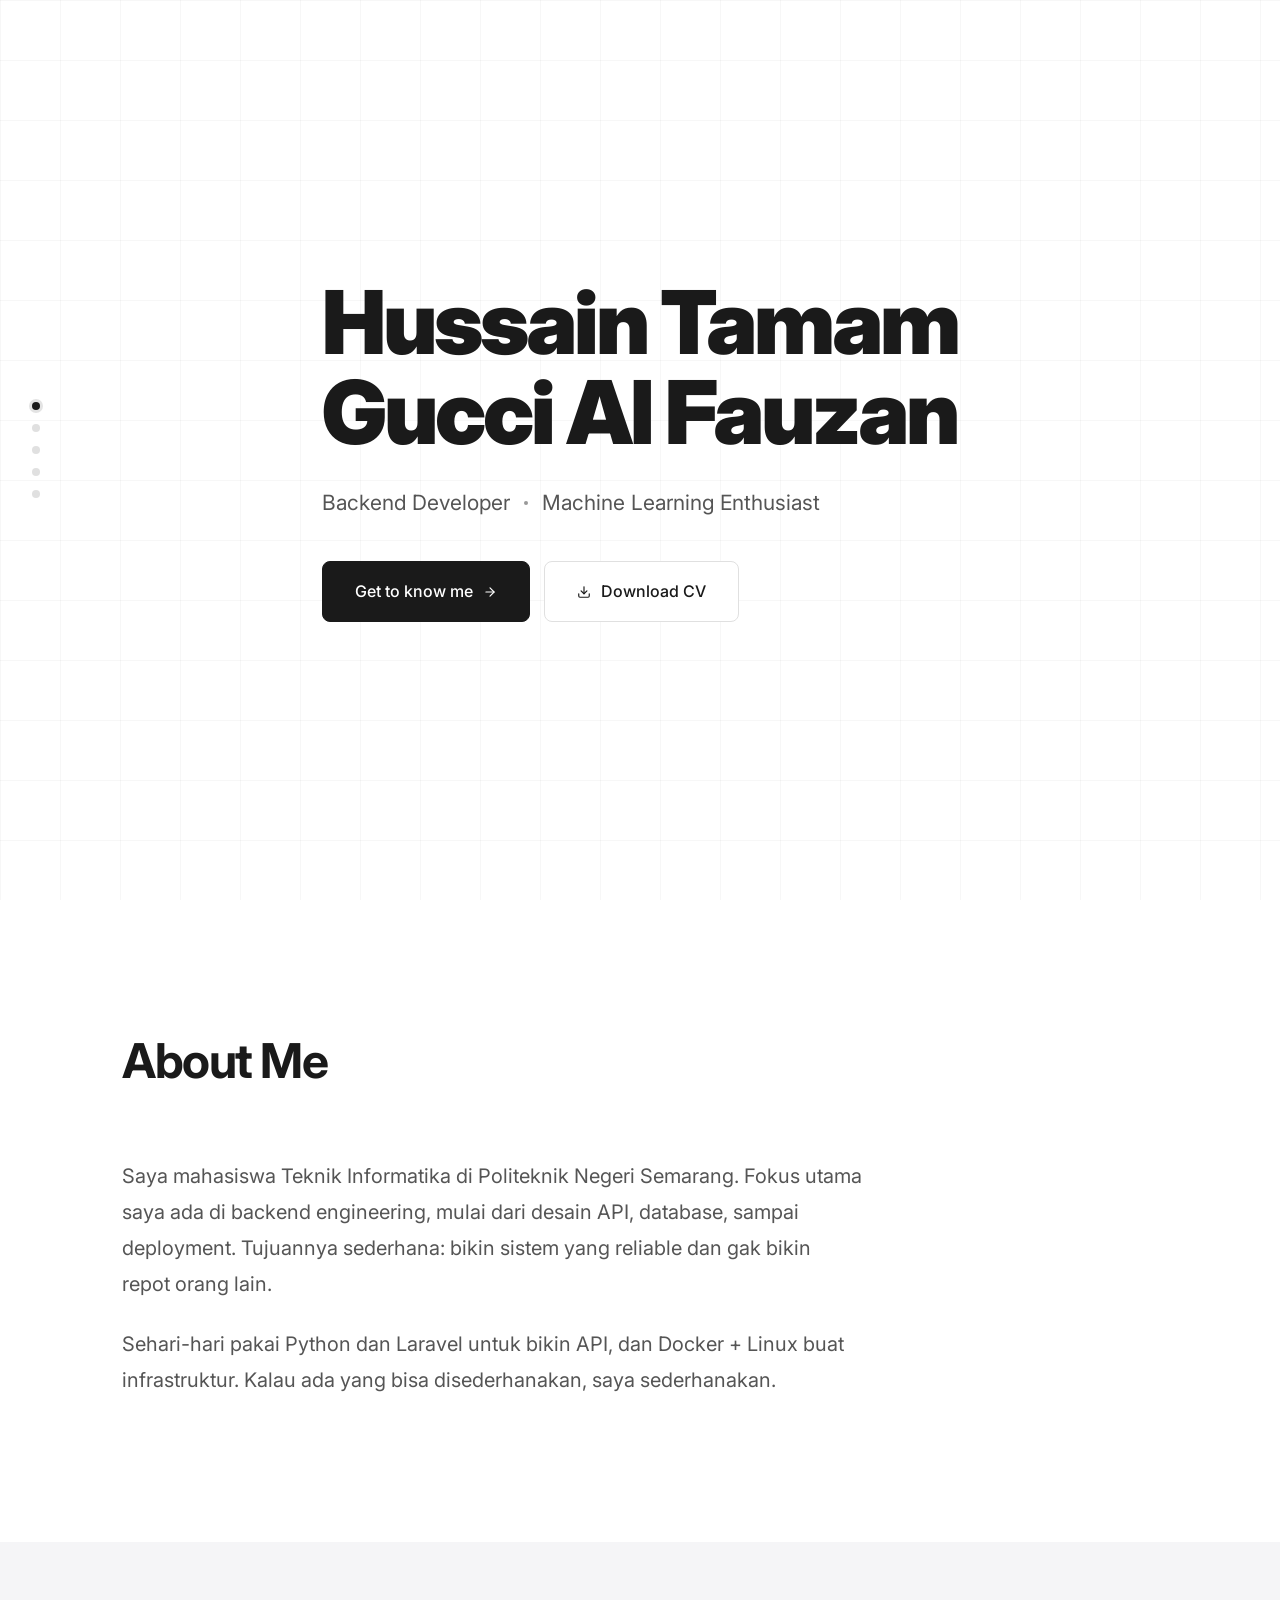
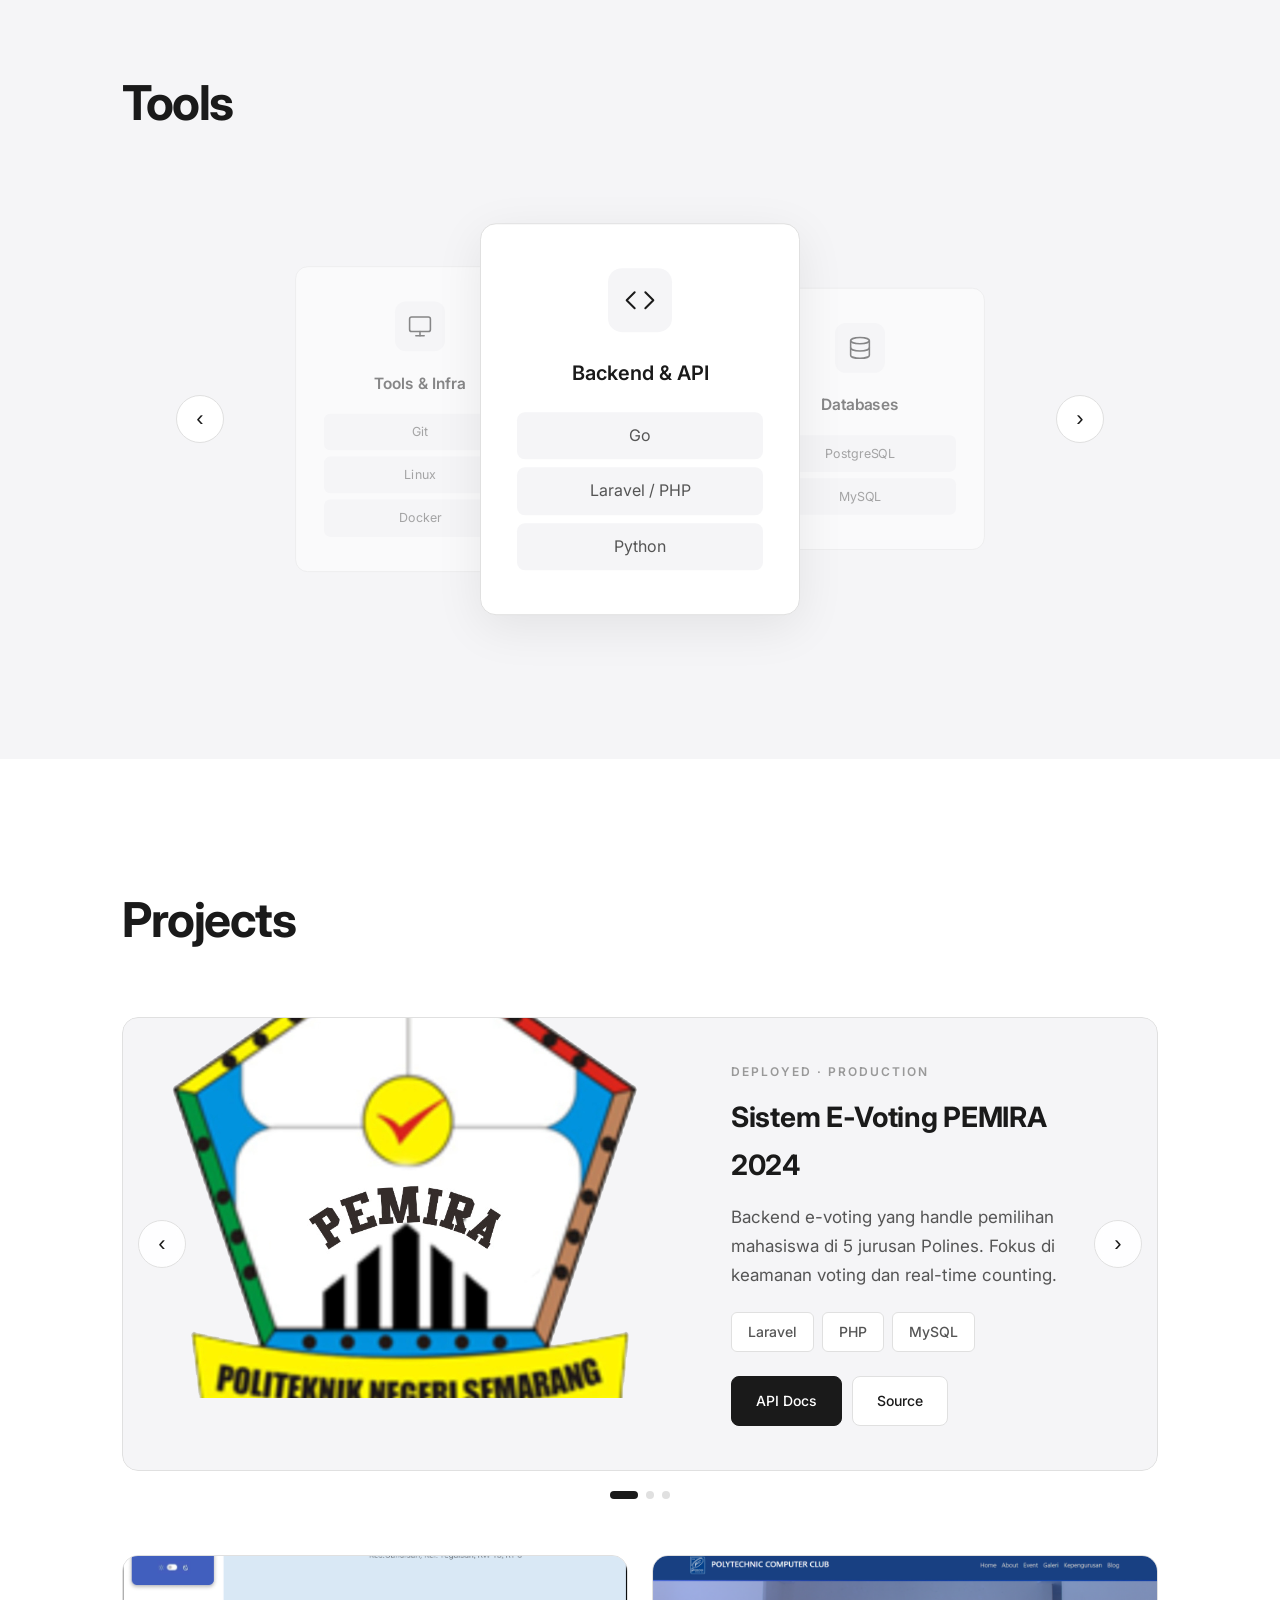
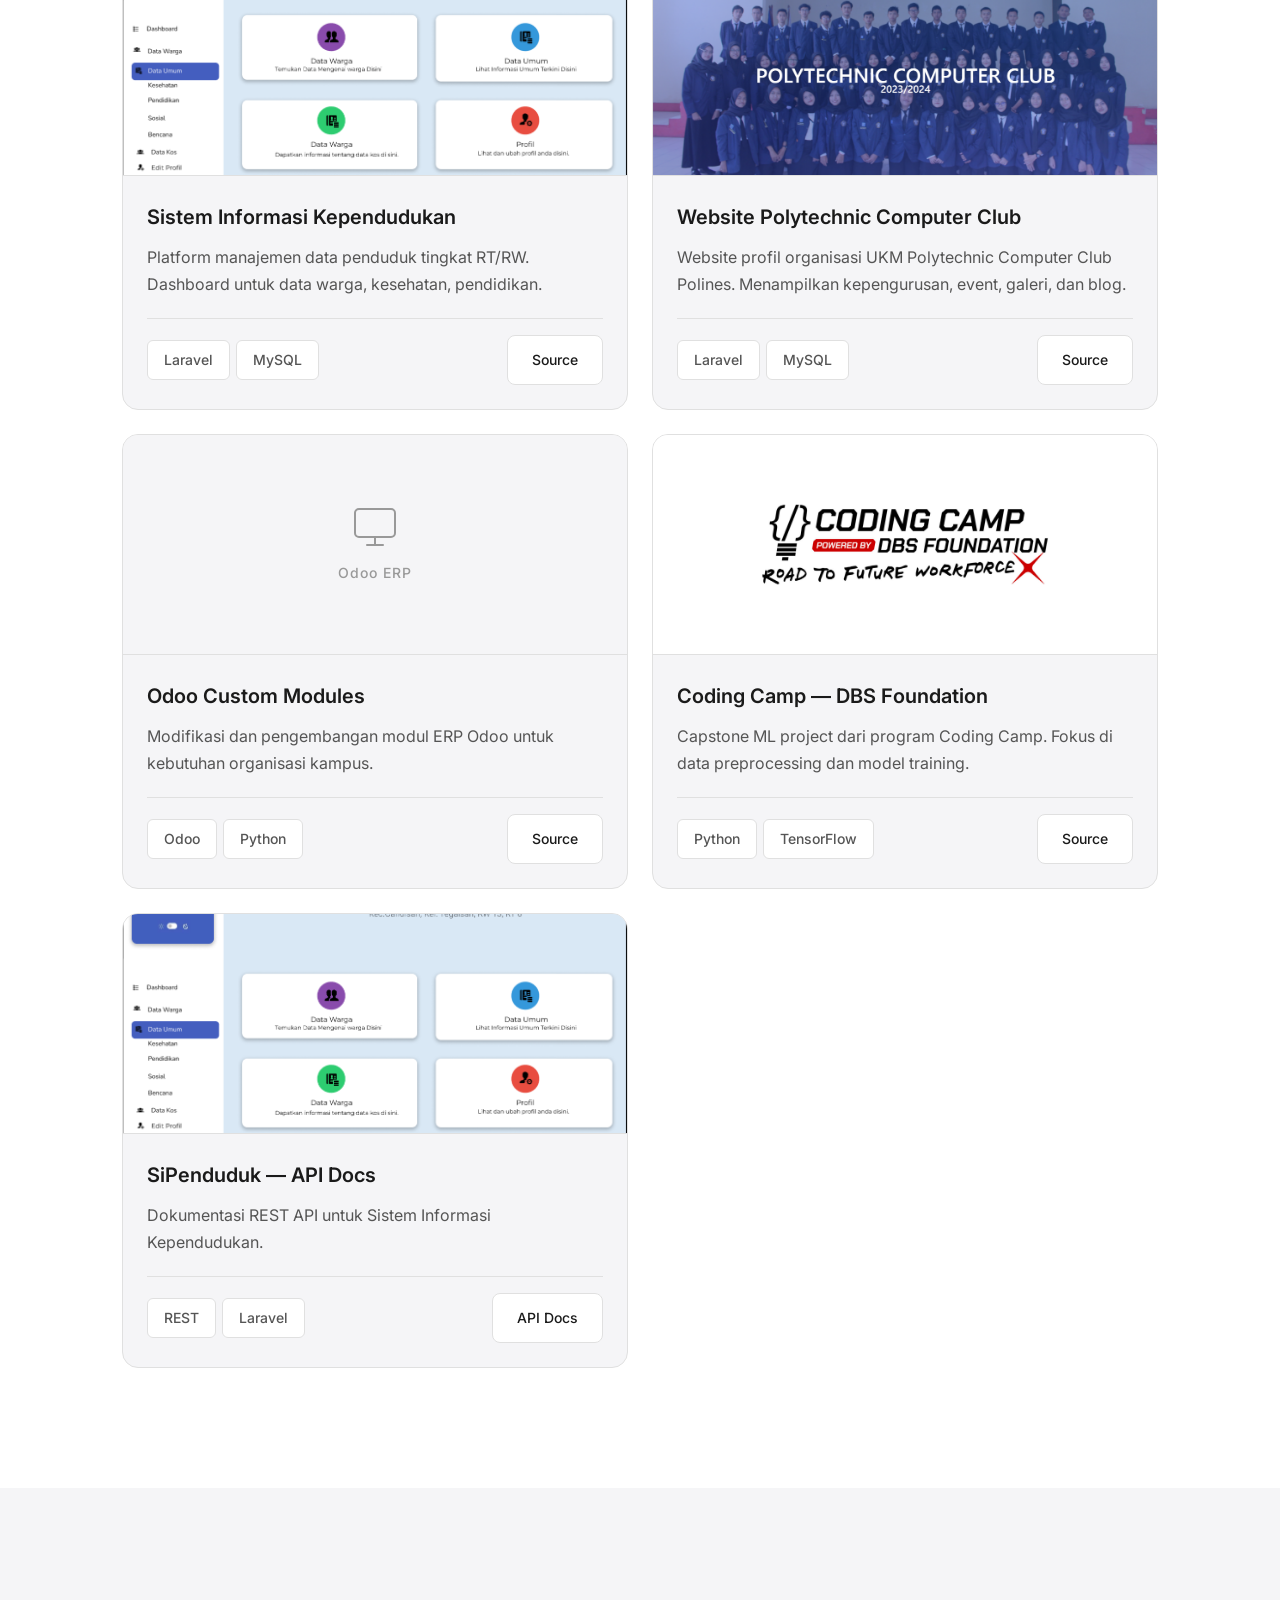
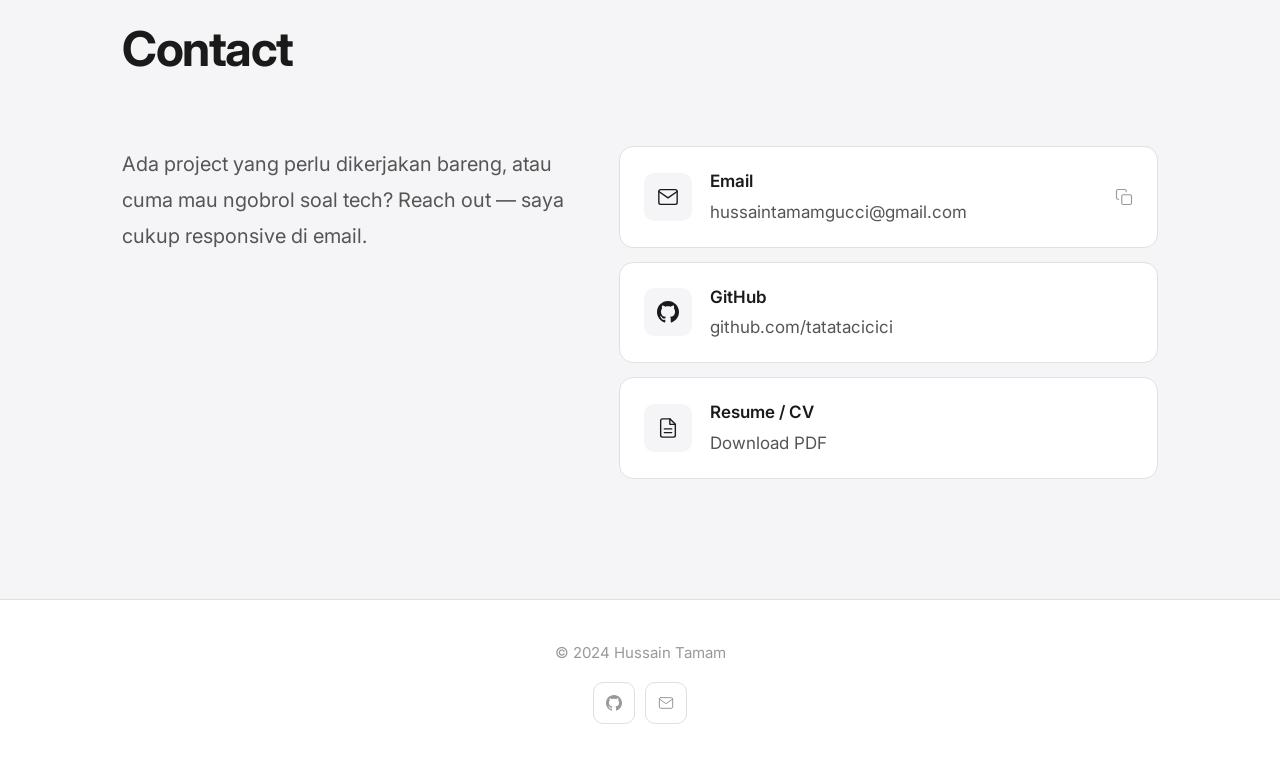
<file: index.html>
<!DOCTYPE html>
<html lang="en">
<head>
    <meta charset="UTF-8">
    <meta name="viewport" content="width=device-width, initial-scale=1.0">
    <title>Hussain Tamam — Backend Developer</title>
    <meta name="description" content="Hussain Tamam Gucci Al Fauzan — Backend Developer and Machine Learning Enthusiast. Portfolio.">
    <link rel="stylesheet" href="style.css">
</head>
<body>

    <!-- Timeline Dots -->
    <nav class="timeline-dots" id="timelineDots" aria-label="Section navigation">
        <a href="#hero" class="timeline-dot active" data-section="hero" aria-label="Hero"></a>
        <a href="#about" class="timeline-dot" data-section="about" aria-label="About"></a>
        <a href="#tools" class="timeline-dot" data-section="tools" aria-label="Tools"></a>
        <a href="#projects" class="timeline-dot" data-section="projects" aria-label="Projects"></a>
        <a href="#contact" class="timeline-dot" data-section="contact" aria-label="Contact"></a>
    </nav>

    <!-- Mobile Menu -->
    <button class="mobile-hamburger" id="mobileHamburger" aria-label="Open menu">
        <span></span><span></span><span></span>
    </button>
    <div class="mobile-overlay" id="mobileOverlay">
        <button class="mobile-close" id="mobileClose" aria-label="Close menu">&times;</button>
        <nav class="mobile-nav">
            <a href="#hero" class="mobile-nav-link">Home</a>
            <a href="#about" class="mobile-nav-link">About</a>
            <a href="#tools" class="mobile-nav-link">Tools</a>
            <a href="#projects" class="mobile-nav-link">Projects</a>
            <a href="#contact" class="mobile-nav-link">Contact</a>
        </nav>
    </div>

    <!-- HERO -->
    <section class="hero section" id="hero">
        <div class="hero-grid-bg"></div>
        <div class="container">
            <div class="hero-content">
                <h1 class="hero-name">Hussain Tamam<br>Gucci Al Fauzan</h1>
                <div class="hero-roles">
                    <span class="hero-role">Backend Developer</span>
                    <span class="hero-role-divider"></span>
                    <span class="hero-role">Machine Learning Enthusiast</span>
                </div>
                <div class="hero-actions">
                    <a href="https://www.linkedin.com/in/hussain-tamam-gucci-al-fauzan/" target="_blank" class="btn btn-primary" id="btn-get-to-know">
                        Get to know me
                        <svg width="14" height="14" viewBox="0 0 24 24" fill="none" stroke="currentColor" stroke-width="2" stroke-linecap="round" stroke-linejoin="round"><line x1="5" y1="12" x2="19" y2="12"/><polyline points="12 5 19 12 12 19"/></svg>
                    </a>
                    <a href="https://drive.google.com/file/d/1HlxLKtLSS21bbhPppKKFyuZxhDH6x1YQ/view?usp=drive_link" target="_blank" class="btn" id="btn-download-cv">
                        <svg width="14" height="14" viewBox="0 0 24 24" fill="none" stroke="currentColor" stroke-width="2" stroke-linecap="round" stroke-linejoin="round"><path d="M21 15v4a2 2 0 0 1-2 2H5a2 2 0 0 1-2-2v-4"/><polyline points="7 10 12 15 17 10"/><line x1="12" y1="15" x2="12" y2="3"/></svg>
                        Download CV
                    </a>
                </div>
            </div>
        </div>
    </section>

    <!-- ABOUT -->
    <section class="section" id="about">
        <div class="container">
            <h2 class="section-title fade-up">About Me</h2>
            <div class="about-content fade-up delay-1">
                <p>Saya mahasiswa Teknik Informatika di Politeknik Negeri Semarang. Fokus utama saya ada di backend engineering, mulai dari desain API, database, sampai deployment. Tujuannya sederhana: bikin sistem yang reliable dan gak bikin repot orang lain.</p>
                <p>Sehari-hari pakai Python dan Laravel untuk bikin API, dan Docker + Linux buat infrastruktur. Kalau ada yang bisa disederhanakan, saya sederhanakan.</p>
            </div>
        </div>
    </section>

    <!-- TOOLS -->
    <section class="section" id="tools">
        <div class="container">
            <h2 class="section-title fade-up">Tools</h2>
            <div class="tools-carousel fade-up delay-1">
                <button class="tools-nav tools-prev" id="toolsPrev" aria-label="Previous">&#8249;</button>
                <div class="tools-viewport" id="toolsViewport">
                    <div class="tools-track" id="toolsTrack">
                        <div class="tool-slide">
                            <div class="tool-slide-icon">
                                <svg viewBox="0 0 24 24" stroke-linecap="round" stroke-linejoin="round"><polyline points="16 18 22 12 16 6"/><polyline points="8 6 2 12 8 18"/></svg>
                            </div>
                            <h4>Backend &amp; API</h4>
                            <ul class="tool-list"><li>Go</li><li>Laravel / PHP</li><li>Python</li></ul>
                        </div>
                        <div class="tool-slide">
                            <div class="tool-slide-icon">
                                <svg viewBox="0 0 24 24" stroke-linecap="round" stroke-linejoin="round"><ellipse cx="12" cy="5" rx="9" ry="3"/><path d="M21 12c0 1.66-4 3-9 3s-9-1.34-9-3"/><path d="M3 5v14c0 1.66 4 3 9 3s9-1.34 9-3V5"/></svg>
                            </div>
                            <h4>Databases</h4>
                            <ul class="tool-list"><li>PostgreSQL</li><li>MySQL</li></ul>
                        </div>
                        <div class="tool-slide">
                            <div class="tool-slide-icon">
                                <svg viewBox="0 0 24 24" stroke-linecap="round" stroke-linejoin="round"><path d="M12 2a4 4 0 0 1 4 4c0 1.95-1.4 3.57-3.25 3.93"/><path d="M12 2a4 4 0 0 0-4 4c0 1.95 1.4 3.57 3.25 3.93"/><path d="M12 10v4"/><circle cx="12" cy="18" r="4"/><line x1="12" y1="16" x2="12" y2="20"/><line x1="10" y1="18" x2="14" y2="18"/></svg>
                            </div>
                            <h4>Machine Learning</h4>
                            <ul class="tool-list"><li>TensorFlow</li><li>Scikit-learn</li></ul>
                        </div>
                        <div class="tool-slide">
                            <div class="tool-slide-icon">
                                <svg viewBox="0 0 24 24" stroke-linecap="round" stroke-linejoin="round"><rect x="2" y="3" width="20" height="14" rx="2" ry="2"/><line x1="8" y1="21" x2="16" y2="21"/><line x1="12" y1="17" x2="12" y2="21"/></svg>
                            </div>
                            <h4>Tools &amp; Infra</h4>
                            <ul class="tool-list"><li>Git</li><li>Linux</li><li>Docker</li></ul>
                        </div>
                    </div>
                </div>
                <button class="tools-nav tools-next" id="toolsNext" aria-label="Next">&#8250;</button>
            </div>
        </div>
    </section>

    <!-- PROJECTS -->
    <section class="section" id="projects">
        <div class="container">
            <h2 class="section-title fade-up">Projects</h2>

            <!-- Featured Carousel -->
            <div class="featured-project fade-up delay-1">
                <div class="carousel-wrapper" id="carouselWrapper">
                    <div class="carousel-track" id="carouselTrack">
                        <div class="carousel-slide">
                            <img src="Img/pemira.svg" alt="PEMIRA E-Voting" class="carousel-image">
                            <div class="carousel-info">
                                <span class="carousel-badge">Deployed &middot; Production</span>
                                <h3>Sistem E-Voting PEMIRA 2024</h3>
                                <p>Backend e-voting yang handle pemilihan mahasiswa di 5 jurusan Polines. Fokus di keamanan voting dan real-time counting.</p>
                                <div class="carousel-tech">
                                    <span class="tech-tag">Laravel</span>
                                    <span class="tech-tag">PHP</span>
                                    <span class="tech-tag">MySQL</span>
                                </div>
                                <div class="carousel-links">
                                    <a href="pemira-api.html" class="btn btn-sm btn-primary">API Docs</a>
                                    <a href="https://github.com/tatatacicici/pemira2024" target="_blank" class="btn btn-sm">Source</a>
                                </div>
                            </div>
                        </div>
                        <div class="carousel-slide">
                            <img src="Img/capstone.png" alt="GrowSmart" class="carousel-image">
                            <div class="carousel-info">
                                <span class="carousel-badge">Capstone &middot; DBS Foundation</span>
                                <h3>Prediksi Stunting</h3>
                                <p>Neural network untuk klasifikasi risiko stunting anak. Capstone project Coding Camp powered by DBS Foundation.</p>
                                <div class="carousel-tech">
                                    <span class="tech-tag">TensorFlow</span>
                                    <span class="tech-tag">Python</span>
                                </div>
                                <div class="carousel-links">
                                    <a href="https://github.com/tatatacicici/codingcamp-submission" target="_blank" class="btn btn-sm">Source</a>
                                </div>
                            </div>
                        </div>
                        <div class="carousel-slide">
                            <img src="Img/undraw_real-time-analytics_50za.svg" alt="IoT MQTT" class="carousel-image" style="object-fit:contain;background:#f5f5f7;padding:24px;">
                            <div class="carousel-info">
                                <span class="carousel-badge">IoT &middot; Real-time</span>
                                <h3>MQTT Inference System</h3>
                                <p>Backend Go yang stream data sensor via MQTT, proses pakai model Python, dan serve ke client lewat WebSockets.</p>
                                <div class="carousel-tech">
                                    <span class="tech-tag">Go</span>
                                    <span class="tech-tag">Python</span>
                                    <span class="tech-tag">MQTT</span>
                                </div>
                                <div class="carousel-links">
                                    <a href="https://github.com/tatatacicici/iot-mqtt-go" target="_blank" class="btn btn-sm">Source</a>
                                </div>
                            </div>
                        </div>
                    </div>
                    <button class="carousel-nav carousel-prev" id="carouselPrev" aria-label="Previous">&#8249;</button>
                    <button class="carousel-nav carousel-next" id="carouselNext" aria-label="Next">&#8250;</button>
                </div>
                <div class="carousel-indicators" id="carouselIndicators">
                    <button class="carousel-indicator active" data-slide="0" aria-label="Slide 1"></button>
                    <button class="carousel-indicator" data-slide="1" aria-label="Slide 2"></button>
                    <button class="carousel-indicator" data-slide="2" aria-label="Slide 3"></button>
                </div>
            </div>

            <!-- Grid -->
            <div class="projects-grid">
                <div class="project-card fade-up delay-1">
                    <img src="Img/pbl.png" alt="Sistem Kependudukan" class="project-card-image">
                    <div class="project-card-body">
                        <h4>Sistem Informasi Kependudukan</h4>
                        <p>Platform manajemen data penduduk tingkat RT/RW. Dashboard untuk data warga, kesehatan, pendidikan.</p>
                        <div class="project-card-footer">
                            <div class="project-card-tech">
                                <span class="tech-tag">Laravel</span>
                                <span class="tech-tag">MySQL</span>
                            </div>
                            <a href="https://github.com/terminator791/pbl-sistem-penduduk" target="_blank" class="btn btn-sm">Source</a>
                        </div>
                    </div>
                </div>
                <div class="project-card fade-up delay-2">
                    <img src="Img/pcc-ukm.png" alt="PCC Website" class="project-card-image">
                    <div class="project-card-body">
                        <h4>Website Polytechnic Computer Club</h4>
                        <p>Website profil organisasi UKM Polytechnic Computer Club Polines. Menampilkan kepengurusan, event, galeri, dan blog.</p>
                        <div class="project-card-footer">
                            <div class="project-card-tech">
                                <span class="tech-tag">Laravel</span>
                                <span class="tech-tag">MySQL</span>
                            </div>
                            <a href="https://github.com/tatatacicici/websitePCC" target="_blank" class="btn btn-sm">Source</a>
                        </div>
                    </div>
                </div>
                <div class="project-card fade-up delay-1">
                    <div class="project-card-image project-card-placeholder">
                        <svg width="48" height="48" viewBox="0 0 24 24" fill="none" stroke="#999" stroke-width="1" stroke-linecap="round" stroke-linejoin="round"><rect x="2" y="3" width="20" height="14" rx="2" ry="2"/><line x1="8" y1="21" x2="16" y2="21"/><line x1="12" y1="17" x2="12" y2="21"/></svg>
                        <span>Odoo ERP</span>
                    </div>
                    <div class="project-card-body">
                        <h4>Odoo Custom Modules</h4>
                        <p>Modifikasi dan pengembangan modul ERP Odoo untuk kebutuhan organisasi kampus.</p>
                        <div class="project-card-footer">
                            <div class="project-card-tech">
                                <span class="tech-tag">Odoo</span>
                                <span class="tech-tag">Python</span>
                            </div>
                            <a href="https://github.com/tatatacicici/odoo-repo-porto" target="_blank" class="btn btn-sm">Source</a>
                        </div>
                    </div>
                </div>
                <div class="project-card fade-up delay-2">
                    <img src="Img/program-dbs-bg.jpg" alt="Coding Camp" class="project-card-image" style="object-fit:contain;background:#fff;padding:20px;">
                    <div class="project-card-body">
                        <h4>Coding Camp — DBS Foundation</h4>
                        <p>Capstone ML project dari program Coding Camp. Fokus di data preprocessing dan model training.</p>
                        <div class="project-card-footer">
                            <div class="project-card-tech">
                                <span class="tech-tag">Python</span>
                                <span class="tech-tag">TensorFlow</span>
                            </div>
                            <a href="https://github.com/tatatacicici/codingcamp-submission" target="_blank" class="btn btn-sm">Source</a>
                        </div>
                    </div>
                </div>
                <div class="project-card fade-up delay-1">
                    <img src="Img/pbl.png" alt="SiPenduduk API" class="project-card-image">
                    <div class="project-card-body">
                        <h4>SiPenduduk — API Docs</h4>
                        <p>Dokumentasi REST API untuk Sistem Informasi Kependudukan.</p>
                        <div class="project-card-footer">
                            <div class="project-card-tech">
                                <span class="tech-tag">REST</span>
                                <span class="tech-tag">Laravel</span>
                            </div>
                            <a href="sipenduduk-api.html" class="btn btn-sm">API Docs</a>
                        </div>
                    </div>
                </div>
            </div>
        </div>
    </section>

    <!-- CONTACT -->
    <section class="section" id="contact">
        <div class="container">
            <h2 class="section-title fade-up">Contact</h2>
            <div class="contact-grid fade-up delay-1">
                <div class="contact-text">
                    <p>Ada project yang perlu dikerjakan bareng, atau cuma mau ngobrol soal tech? Reach out — saya cukup responsive di email.</p>
                </div>
                <div class="contact-links">
                    <div class="contact-link" id="contact-email-link" onclick="copyEmail(this)" style="cursor:pointer;">
                        <div class="contact-link-icon">
                            <svg viewBox="0 0 24 24" fill="none" stroke="currentColor" stroke-width="1.5" stroke-linecap="round" stroke-linejoin="round"><path d="M4 4h16c1.1 0 2 .9 2 2v12c0 1.1-.9 2-2 2H4c-1.1 0-2-.9-2-2V6c0-1.1.9-2 2-2z"/><polyline points="22,6 12,13 2,6"/></svg>
                        </div>
                        <div class="contact-link-text">
                            <strong>Email</strong>
                            <span class="email-display">hussaintamamgucci@gmail.com</span>
                            <span class="email-copied">Copied!</span>
                        </div>
                        <svg class="copy-icon" width="18" height="18" viewBox="0 0 24 24" fill="none" stroke="currentColor" stroke-width="1.5" stroke-linecap="round" stroke-linejoin="round"><rect x="9" y="9" width="13" height="13" rx="2" ry="2"/><path d="M5 15H4a2 2 0 0 1-2-2V4a2 2 0 0 1 2-2h9a2 2 0 0 1 2 2v1"/></svg>
                        <svg class="check-icon" width="18" height="18" viewBox="0 0 24 24" fill="none" stroke="currentColor" stroke-width="2" stroke-linecap="round" stroke-linejoin="round"><polyline points="20 6 9 17 4 12"/></svg>
                    </div>
                    <a href="https://github.com/tatatacicici" target="_blank" class="contact-link" id="contact-github-link">
                        <div class="contact-link-icon">
                            <svg viewBox="0 0 24 24" fill="currentColor"><path d="M12 0c-6.626 0-12 5.373-12 12 0 5.302 3.438 9.8 8.207 11.387.599.111.793-.261.793-.577v-2.234c-3.338.726-4.033-1.416-4.033-1.416-.546-1.387-1.333-1.756-1.333-1.756-1.089-.745.083-.729.083-.729 1.205.084 1.839 1.237 1.839 1.237 1.07 1.834 2.807 1.304 3.492.997.107-.775.418-1.305.762-1.604-2.665-.305-5.467-1.334-5.467-5.931 0-1.311.469-2.381 1.236-3.221-.124-.303-.535-1.524.117-3.176 0 0 1.008-.322 3.301 1.23.957-.266 1.983-.399 3.003-.404 1.02.005 2.047.138 3.006.404 2.291-1.552 3.297-1.23 3.297-1.23.653 1.653.242 2.874.118 3.176.77.84 1.235 1.911 1.235 3.221 0 4.609-2.807 5.624-5.479 5.921.43.372.823 1.102.823 2.222v3.293c0 .319.192.694.801.576 4.765-1.589 8.199-6.086 8.199-11.386 0-6.627-5.373-12-12-12z"/></svg>
                        </div>
                        <div class="contact-link-text">
                            <strong>GitHub</strong>
                            github.com/tatatacicici
                        </div>
                    </a>
                    <a href="https://drive.google.com/file/d/1HlxLKtLSS21bbhPppKKFyuZxhDH6x1YQ/view?usp=drive_link" target="_blank" class="contact-link" id="contact-cv-link">
                        <div class="contact-link-icon">
                            <svg viewBox="0 0 24 24" fill="none" stroke="currentColor" stroke-width="1.5" stroke-linecap="round" stroke-linejoin="round"><path d="M14 2H6a2 2 0 0 0-2 2v16a2 2 0 0 0 2 2h12a2 2 0 0 0 2-2V8z"/><polyline points="14 2 14 8 20 8"/><line x1="16" y1="13" x2="8" y2="13"/><line x1="16" y1="17" x2="8" y2="17"/></svg>
                        </div>
                        <div class="contact-link-text">
                            <strong>Resume / CV</strong>
                            Download PDF
                        </div>
                    </a>
                </div>
            </div>
        </div>
    </section>

    <!-- FOOTER -->
    <footer class="footer">
        <div class="container">
            <div class="footer-content">
                <div class="footer-text">&copy; 2024 Hussain Tamam</div>
                <div class="footer-socials">
                    <a href="https://github.com/tatatacicici" target="_blank" class="social-link" aria-label="GitHub">
                        <svg width="16" height="16" viewBox="0 0 24 24" fill="currentColor"><path d="M12 0c-6.626 0-12 5.373-12 12 0 5.302 3.438 9.8 8.207 11.387.599.111.793-.261.793-.577v-2.234c-3.338.726-4.033-1.416-4.033-1.416-.546-1.387-1.333-1.756-1.333-1.756-1.089-.745.083-.729.083-.729 1.205.084 1.839 1.237 1.839 1.237 1.07 1.834 2.807 1.304 3.492.997.107-.775.418-1.305.762-1.604-2.665-.305-5.467-1.334-5.467-5.931 0-1.311.469-2.381 1.236-3.221-.124-.303-.535-1.524.117-3.176 0 0 1.008-.322 3.301 1.23.957-.266 1.983-.399 3.003-.404 1.02.005 2.047.138 3.006.404 2.291-1.552 3.297-1.23 3.297-1.23.653 1.653.242 2.874.118 3.176.77.84 1.235 1.911 1.235 3.221 0 4.609-2.807 5.624-5.479 5.921.43.372.823 1.102.823 2.222v3.293c0 .319.192.694.801.576 4.765-1.589 8.199-6.086 8.199-11.386 0-6.627-5.373-12-12-12z"/></svg>
                    </a>
                    <div class="social-link" aria-label="Copy Email" onclick="copyEmail(this)" style="cursor:pointer;">
                        <svg class="copy-icon" width="16" height="16" viewBox="0 0 24 24" fill="none" stroke="currentColor" stroke-width="1.5" stroke-linecap="round" stroke-linejoin="round"><path d="M4 4h16c1.1 0 2 .9 2 2v12c0 1.1-.9 2-2 2H4c-1.1 0-2-.9-2-2V6c0-1.1.9-2 2-2z"/><polyline points="22,6 12,13 2,6"/></svg>
                        <svg class="check-icon" width="16" height="16" viewBox="0 0 24 24" fill="none" stroke="#22c55e" stroke-width="2" stroke-linecap="round" stroke-linejoin="round"><polyline points="20 6 9 17 4 12"/></svg>
                    </div>
                </div>
            </div>
        </div>
    </footer>

    <script>
        // Copy email to clipboard
        function copyEmail(el) {
            navigator.clipboard.writeText('hussaintamamgucci@gmail.com');
            el.classList.add('copied');
            setTimeout(() => el.classList.remove('copied'), 2000);
        }

        // Mobile menu
        const hamburger = document.getElementById('mobileHamburger');
        const overlay = document.getElementById('mobileOverlay');
        const closeBtn = document.getElementById('mobileClose');
        hamburger.addEventListener('click', () => overlay.classList.add('open'));
        closeBtn.addEventListener('click', () => overlay.classList.remove('open'));
        document.querySelectorAll('.mobile-nav-link').forEach(l => l.addEventListener('click', () => overlay.classList.remove('open')));

        // Tools coverflow
        const toolSlides = document.querySelectorAll('.tool-slide');
        let toolIndex = 0;
        function updateTools() {
            toolSlides.forEach((s, i) => {
                s.classList.remove('active','prev','next','far-prev','far-next');
                const d = i - toolIndex;
                if (d === 0) s.classList.add('active');
                else if (d === -1 || (toolIndex === 0 && i === toolSlides.length-1)) s.classList.add('prev');
                else if (d === 1 || (toolIndex === toolSlides.length-1 && i === 0)) s.classList.add('next');
                else if (d < -1) s.classList.add('far-prev');
                else s.classList.add('far-next');
            });
        }
        updateTools();
        document.getElementById('toolsPrev').addEventListener('click', () => { toolIndex = (toolIndex-1+toolSlides.length) % toolSlides.length; updateTools(); });
        document.getElementById('toolsNext').addEventListener('click', () => { toolIndex = (toolIndex+1) % toolSlides.length; updateTools(); });
        // Tools auto-slide (always running)
        setInterval(() => { toolIndex = (toolIndex+1) % toolSlides.length; updateTools(); }, 3000);

        // Project carousel
        const track = document.getElementById('carouselTrack');
        const slides = track.querySelectorAll('.carousel-slide');
        const indicators = document.querySelectorAll('.carousel-indicator');
        let cur = 0;
        function goTo(i) {
            cur = (i+slides.length) % slides.length;
            track.style.transform = `translateX(-${cur*100}%)`;
            indicators.forEach((ind,j) => ind.classList.toggle('active', j===cur));
        }
        document.getElementById('carouselPrev').addEventListener('click', () => goTo(cur-1));
        document.getElementById('carouselNext').addEventListener('click', () => goTo(cur+1));
        indicators.forEach(ind => ind.addEventListener('click', () => goTo(+ind.dataset.slide)));
        let auto = setInterval(() => goTo(cur+1), 6000);
        document.getElementById('carouselWrapper').addEventListener('mouseenter', () => clearInterval(auto));
        document.getElementById('carouselWrapper').addEventListener('mouseleave', () => { auto = setInterval(() => goTo(cur+1), 6000); });

        // Scroll animations
        const obs = new IntersectionObserver(es => es.forEach(e => { if (e.isIntersecting) e.target.classList.add('visible'); }), {threshold: 0.1});
        document.querySelectorAll('.fade-up').forEach(el => obs.observe(el));

        // Timeline dots
        const dots = document.querySelectorAll('.timeline-dot');
        const secObs = new IntersectionObserver(es => es.forEach(e => {
            if (e.isIntersecting) dots.forEach(d => d.classList.toggle('active', d.dataset.section === e.target.id));
        }), {threshold: 0.3});
        document.querySelectorAll('.section').forEach(s => secObs.observe(s));
    </script>
</body>
</html>
</file>
<file: style.css>
@import url('https://fonts.googleapis.com/css2?family=Inter:wght@300;400;500;600;700;800;900&display=swap');

:root {
    --bg: #ffffff;
    --bg-alt: #f5f5f7;
    --bg-card: #ffffff;
    --text: #1a1a1a;
    --text-secondary: #555;
    --text-muted: #999;
    --border: #e0e0e0;
    --border-hover: #bbb;
    --accent: #1a1a1a;
    --font: 'Inter', -apple-system, BlinkMacSystemFont, sans-serif;
}

*, *::before, *::after { margin: 0; padding: 0; box-sizing: border-box; }

html { scroll-behavior: smooth; }

body {
    font-family: var(--font);
    color: var(--text);
    background: var(--bg);
    line-height: 1.7;
    -webkit-font-smoothing: antialiased;
}

a { color: var(--text); text-decoration: none; }

/* ===== TIMELINE DOTS ===== */
.timeline-dots {
    position: fixed;
    left: 32px;
    top: 50%;
    transform: translateY(-50%);
    z-index: 100;
    display: flex;
    flex-direction: column;
    gap: 14px;
}
.timeline-dot {
    width: 8px;
    height: 8px;
    border-radius: 50%;
    background: var(--border);
    cursor: pointer;
    transition: all 0.3s ease;
}
.timeline-dot.active {
    background: var(--text);
    box-shadow: 0 0 0 3px rgba(26,26,26,0.12);
}
.timeline-line { display: none; }

/* ===== MOBILE MENU ===== */
.mobile-hamburger {
    display: none;
    position: fixed;
    top: 20px;
    right: 20px;
    z-index: 1100;
    background: rgba(255,255,255,0.9);
    backdrop-filter: blur(12px);
    border: 1px solid var(--border);
    border-radius: 10px;
    padding: 11px;
    cursor: pointer;
    flex-direction: column;
    gap: 5px;
}
.mobile-hamburger span {
    width: 20px;
    height: 1.5px;
    background: var(--text);
    border-radius: 2px;
}
.mobile-overlay {
    position: fixed; top: 0; left: 0;
    width: 100%; height: 100%;
    z-index: 2000;
    background: rgba(255,255,255,0.97);
    backdrop-filter: blur(20px);
    display: flex; align-items: center; justify-content: center;
    opacity: 0; pointer-events: none;
    transition: opacity 0.3s ease;
}
.mobile-overlay.open { opacity: 1; pointer-events: auto; }
.mobile-close {
    position: absolute; top: 20px; right: 24px;
    background: none; border: none;
    color: var(--text); font-size: 24px; cursor: pointer;
}
.mobile-nav { display: flex; flex-direction: column; align-items: center; gap: 24px; }
.mobile-nav-link {
    font-size: 24px; font-weight: 600;
    color: var(--text-muted);
    transition: color 0.2s ease;
}
.mobile-nav-link:hover { color: var(--text); }

/* ===== LAYOUT ===== */
.container { max-width: 1100px; margin: 0 auto; padding: 0 32px; }
.section { padding: 120px 0; }
.section-title {
    font-size: 48px;
    font-weight: 700;
    letter-spacing: -1.5px;
    margin-bottom: 56px;
}

/* ===== HERO ===== */
.hero {
    min-height: 100vh;
    display: flex;
    align-items: center;
    padding: 0;
    position: relative;
    overflow: hidden;
}
.hero-grid-bg {
    position: absolute;
    inset: 0;
    background-image:
        linear-gradient(rgba(0,0,0,0.03) 1px, transparent 1px),
        linear-gradient(90deg, rgba(0,0,0,0.03) 1px, transparent 1px);
    background-size: 60px 60px;
    pointer-events: none;
}
.hero-content { max-width: 860px; position: relative; z-index: 1; }
.hero-name {
    font-size: clamp(52px, 8vw, 88px);
    font-weight: 900;
    line-height: 1.02;
    letter-spacing: -3px;
    margin-bottom: 28px;
    color: var(--text);
}
.hero-roles {
    display: flex;
    align-items: center;
    gap: 14px;
    margin-bottom: 40px;
    flex-wrap: wrap;
}
.hero-role {
    font-size: 21px;
    color: var(--text-secondary);
    font-weight: 400;
}
.hero-role-divider {
    width: 4px; height: 4px;
    border-radius: 50%;
    background: var(--text-muted);
}
.hero-actions { display: flex; gap: 14px; flex-wrap: wrap; }

.btn {
    display: inline-flex; align-items: center; gap: 10px;
    padding: 16px 32px;
    font-size: 16px; font-weight: 500;
    border-radius: 8px;
    cursor: pointer;
    transition: all 0.2s ease;
    border: 1px solid var(--border);
    font-family: var(--font);
    text-decoration: none;
    background: var(--bg);
    color: var(--text);
}
.btn:hover {
    border-color: var(--text);
    color: var(--text);
}
.btn-primary {
    background: var(--text);
    color: var(--bg);
    border-color: var(--text);
}
.btn-primary:hover {
    background: #333;
    color: var(--bg);
}
.btn-sm {
    padding: 12px 24px;
    font-size: 14px;
}

.hero-scroll-indicator {
    position: absolute;
    bottom: 32px;
    left: 50%;
    transform: translateX(-50%);
    display: flex; flex-direction: column; align-items: center; gap: 6px;
    color: var(--text-muted);
    font-size: 10px; letter-spacing: 3px; text-transform: uppercase;
    animation: float 3s ease-in-out infinite;
}
.scroll-line { width: 1px; height: 32px; background: linear-gradient(to bottom, var(--text-muted), transparent); }
@keyframes float {
    0%, 100% { transform: translateX(-50%) translateY(0); }
    50% { transform: translateX(-50%) translateY(8px); }
}

/* ===== ABOUT ===== */
.about-content { max-width: 740px; }
.about-content p {
    color: var(--text-secondary);
    font-size: 20px;
    line-height: 1.8;
    margin-bottom: 24px;
}

/* ===== TOOLS COVERFLOW ===== */
#tools { background: var(--bg-alt); }

.tools-carousel {
    position: relative;
    display: flex;
    align-items: center;
    justify-content: center;
    gap: 16px;
    min-height: 440px;
}
.tools-viewport {
    position: relative;
    width: 100%;
    max-width: 800px;
    height: 420px;
    perspective: 900px;
}
.tools-track { position: relative; width: 100%; height: 100%; }

.tool-slide {
    position: absolute;
    top: 50%; left: 50%;
    width: 320px;
    background: var(--bg-card);
    border: 1px solid var(--border);
    border-radius: 16px;
    padding: 44px 36px;
    text-align: center;
    transition: all 0.45s cubic-bezier(0.4, 0, 0.2, 1);
    opacity: 0;
    pointer-events: none;
    transform: translate(-50%, -50%) scale(0.6);
}
.tool-slide.active {
    transform: translate(-50%, -50%) scale(1);
    opacity: 1; z-index: 10; pointer-events: auto;
    box-shadow: 0 12px 48px rgba(0,0,0,0.08);
}
.tool-slide.prev {
    transform: translate(calc(-50% - 220px), -50%) scale(0.78);
    opacity: 0.5; z-index: 5;
}
.tool-slide.next {
    transform: translate(calc(-50% + 220px), -50%) scale(0.78);
    opacity: 0.5; z-index: 5;
}
.tool-slide.far-prev, .tool-slide.far-next { opacity: 0; z-index: 1; }
.tool-slide.far-prev { transform: translate(calc(-50% - 380px), -50%) scale(0.5); }
.tool-slide.far-next { transform: translate(calc(-50% + 380px), -50%) scale(0.5); }

.tool-slide-icon {
    display: flex;
    align-items: center;
    justify-content: center;
    width: 64px; height: 64px;
    margin: 0 auto 24px;
    background: var(--bg-alt);
    border-radius: 14px;
}
.tool-slide-icon svg { width: 32px; height: 32px; stroke: var(--text); fill: none; stroke-width: 1.5; }

.tool-slide h4 {
    font-size: 20px; font-weight: 600;
    margin-bottom: 22px;
    color: var(--text);
}
.tool-list { list-style: none; display: flex; flex-direction: column; gap: 8px; }
.tool-list li {
    font-size: 16px;
    color: var(--text-secondary);
    padding: 10px 18px;
    background: var(--bg-alt);
    border-radius: 8px;
}

.tools-nav {
    width: 48px; height: 48px;
    border-radius: 50%;
    background: var(--bg);
    border: 1px solid var(--border);
    color: var(--text);
    font-size: 22px;
    cursor: pointer;
    display: flex; align-items: center; justify-content: center;
    transition: all 0.2s ease;
    z-index: 20; flex-shrink: 0;
}
.tools-nav:hover { border-color: var(--text); }

/* ===== PROJECTS ===== */
.featured-project { margin-bottom: 56px; }
.carousel-wrapper { position: relative; overflow: hidden; border-radius: 16px; }
.carousel-track {
    display: flex;
    transition: transform 0.5s cubic-bezier(0.4, 0, 0.2, 1);
}
.carousel-slide {
    min-width: 100%;
    display: grid;
    grid-template-columns: 1.2fr 1fr;
    background: var(--bg-alt);
    border: 1px solid var(--border);
    border-radius: 16px;
    overflow: hidden;
}
.carousel-image {
    width: 100%; height: 380px;
    object-fit: cover; display: block;
}
.carousel-info {
    padding: 44px;
    display: flex; flex-direction: column; justify-content: center;
}
.carousel-badge {
    font-size: 12px; font-weight: 600;
    color: var(--text-muted);
    text-transform: uppercase;
    letter-spacing: 2px;
    margin-bottom: 12px;
}
.carousel-info h3 {
    font-size: 28px; font-weight: 700;
    margin-bottom: 14px; letter-spacing: -0.3px;
}
.carousel-info p {
    color: var(--text-secondary);
    font-size: 17px; line-height: 1.7;
    margin-bottom: 22px;
}
.carousel-tech { display: flex; gap: 8px; flex-wrap: wrap; margin-bottom: 24px; }
.tech-tag {
    font-size: 14px;
    padding: 7px 16px;
    background: var(--bg);
    border: 1px solid var(--border);
    border-radius: 6px;
    color: var(--text-secondary);
    font-weight: 500;
}
.carousel-links { display: flex; gap: 10px; }
.carousel-nav {
    position: absolute;
    top: 50%; transform: translateY(-50%);
    width: 48px; height: 48px;
    border-radius: 50%;
    background: rgba(255,255,255,0.9);
    backdrop-filter: blur(8px);
    border: 1px solid var(--border);
    color: var(--text);
    font-size: 22px;
    cursor: pointer;
    display: flex; align-items: center; justify-content: center;
    transition: all 0.2s ease;
    z-index: 10;
}
.carousel-nav:hover { border-color: var(--text); }
.carousel-prev { left: 16px; }
.carousel-next { right: 16px; }
.carousel-indicators { display: flex; justify-content: center; gap: 8px; margin-top: 20px; }
.carousel-indicator {
    width: 8px; height: 8px;
    border-radius: 50%;
    background: var(--border);
    cursor: pointer; transition: all 0.2s ease; border: none;
}
.carousel-indicator.active { background: var(--text); width: 28px; border-radius: 4px; }

.projects-grid { display: grid; grid-template-columns: repeat(2, 1fr); gap: 24px; }
.project-card {
    background: var(--bg-alt);
    border: 1px solid var(--border);
    border-radius: 16px;
    overflow: hidden;
    transition: all 0.25s ease;
    display: flex; flex-direction: column;
}
.project-card:hover { border-color: var(--border-hover); box-shadow: 0 6px 24px rgba(0,0,0,0.06); }
.project-card-image {
    width: 100%; height: 220px;
    object-fit: cover;
    border-bottom: 1px solid var(--border);
}
.project-card-placeholder {
    display: flex; flex-direction: column;
    align-items: center; justify-content: center; gap: 10px;
    background: var(--bg-alt);
    color: var(--text-muted);
    font-size: 14px; font-weight: 500;
    letter-spacing: 1px;
}
.project-card-body {
    padding: 24px;
    flex: 1; display: flex; flex-direction: column;
}
.project-card-body h4 { font-size: 20px; font-weight: 600; margin-bottom: 10px; }
.project-card-body p {
    color: var(--text-secondary);
    font-size: 16px; line-height: 1.7;
    margin-bottom: 20px; flex: 1;
}
.project-card-footer {
    display: flex; justify-content: space-between; align-items: center;
    padding-top: 16px;
    border-top: 1px solid var(--border);
}
.project-card-tech { display: flex; gap: 6px; flex-wrap: wrap; }

/* ===== CONTACT ===== */
#contact { background: var(--bg-alt); }

.contact-grid {
    display: grid;
    grid-template-columns: 1fr 1.2fr;
    gap: 48px;
    align-items: start;
}
.contact-text p {
    color: var(--text-secondary);
    font-size: 20px;
    line-height: 1.8;
}
.contact-links { display: flex; flex-direction: column; gap: 14px; }
.contact-link {
    display: flex; align-items: center; gap: 18px;
    padding: 20px 24px;
    background: var(--bg);
    border: 1px solid var(--border);
    border-radius: 14px;
    transition: all 0.2s ease;
    text-decoration: none;
    color: var(--text);
}
.contact-link:hover { border-color: var(--text); color: var(--text); }
.contact-link-icon {
    width: 48px; height: 48px;
    border-radius: 10px;
    background: var(--bg-alt);
    display: flex; align-items: center; justify-content: center;
    flex-shrink: 0;
}
.contact-link-icon svg { width: 22px; height: 22px; }
.contact-link-text { font-size: 17px; color: var(--text-secondary); }
.contact-link-text strong { display: block; color: var(--text); font-weight: 600; font-size: 17px; margin-bottom: 2px; }

/* Copy email */
.email-copied { display: none; color: #22c55e; font-weight: 500; }
.contact-link .check-icon { display: none; }
.social-link .check-icon { display: none; }
.contact-link .copy-icon { margin-left: auto; color: var(--text-muted); flex-shrink: 0; }
.contact-link.copied { border-color: #22c55e; }
.contact-link.copied .email-display { display: none; }
.contact-link.copied .email-copied { display: inline; }
.contact-link.copied .copy-icon { display: none; }
.contact-link.copied .check-icon { display: block; margin-left: auto; color: #22c55e; flex-shrink: 0; }
.social-link.copied { border-color: #22c55e; }
.social-link.copied .copy-icon { display: none; }
.social-link.copied .check-icon { display: block; }

/* ===== FOOTER ===== */
.footer {
    border-top: 1px solid var(--border);
    padding: 40px 0;
}
.footer-content {
    display: flex; flex-direction: column;
    align-items: center; gap: 16px;
}
.footer-text { color: var(--text-muted); font-size: 15px; }
.footer-socials { display: flex; gap: 10px; }
.social-link {
    width: 42px; height: 42px;
    border-radius: 10px;
    border: 1px solid var(--border);
    display: flex; align-items: center; justify-content: center;
    color: var(--text-muted);
    transition: all 0.2s ease;
    text-decoration: none;
}
.social-link:hover { border-color: var(--text); color: var(--text); }

/* ===== ANIMATIONS ===== */
.fade-up { opacity: 0; transform: translateY(20px); transition: opacity 0.5s ease, transform 0.5s ease; }
.fade-up.visible { opacity: 1; transform: translateY(0); }
.delay-1 { transition-delay: 0.1s; }
.delay-2 { transition-delay: 0.2s; }

/* ===== RESPONSIVE ===== */
html, body { overflow-x: hidden; }

@media (max-width: 1024px) {
    .carousel-slide { grid-template-columns: 1fr; }
    .carousel-image { height: 220px; }
    .timeline-dots { display: none; }
}
@media (max-width: 768px) {
    .container { padding: 0 20px; }
    .section { padding: 72px 0; }
    .section-title { font-size: 30px; letter-spacing: -0.5px; margin-bottom: 32px; }
    .mobile-hamburger { display: flex; }
    .hero-name { font-size: 36px; letter-spacing: -1px; }
    .hero-role { font-size: 17px; }
    .about-content p { font-size: 17px; }
    .contact-text p { font-size: 17px; }

    /* Tools carousel mobile - only show active card */
    .tools-carousel { min-height: 340px; gap: 8px; }
    .tools-viewport { height: 340px; max-width: 100%; }
    .tool-slide { width: 260px; padding: 32px 24px; }
    .tool-slide.prev, .tool-slide.next,
    .tool-slide.far-prev, .tool-slide.far-next { opacity: 0; pointer-events: none; }
    .tools-nav { width: 40px; height: 40px; font-size: 18px; }

    /* Project carousel mobile */
    .carousel-info { padding: 24px; }
    .carousel-info h3 { font-size: 22px; }
    .carousel-info p { font-size: 15px; }
    .carousel-image { height: 200px; }
    .carousel-nav { width: 36px; height: 36px; font-size: 18px; }

    /* Project cards */
    .projects-grid { grid-template-columns: 1fr; }
    .project-card-image { height: 180px; }
    .project-card-body h4 { font-size: 18px; }
    .project-card-body p { font-size: 15px; }

    /* Contact */
    .contact-grid { grid-template-columns: 1fr; gap: 24px; }
    .contact-link { padding: 16px 18px; gap: 14px; }
    .contact-link-icon { width: 42px; height: 42px; }
    .contact-link-text { font-size: 15px; }
    .contact-link-text strong { font-size: 15px; }

    /* Buttons - smaller so they don't overpower hero name */
    .btn { padding: 12px 22px; font-size: 14px; }
    .btn-sm { padding: 10px 18px; font-size: 13px; }
    .tech-tag { font-size: 13px; padding: 5px 12px; }

    .timeline-dots { display: none; }
    .footer-text { font-size: 14px; }
}
@media (max-width: 480px) {
    .container { padding: 0 16px; }
    .section { padding: 56px 0; }
    .section-title { font-size: 26px; margin-bottom: 28px; }
    .hero { min-height: 85vh; }
    .hero-name { font-size: 30px; letter-spacing: -0.5px; }
    .hero-roles { flex-direction: column; align-items: flex-start; gap: 4px; }
    .hero-role { font-size: 15px; }
    .hero-role-divider { display: none; }
    .hero-actions { flex-direction: column; width: 100%; }
    .btn { width: 100%; justify-content: center; padding: 11px 20px; font-size: 13px; }
    .about-content p { font-size: 16px; }

    /* Tools - only active card visible */
    .tools-carousel { min-height: 300px; }
    .tools-viewport { height: 300px; }
    .tool-slide { width: 240px; padding: 28px 20px; }
    .tool-slide-icon { width: 52px; height: 52px; }
    .tool-slide-icon svg { width: 26px; height: 26px; }
    .tool-slide h4 { font-size: 17px; margin-bottom: 16px; }
    .tool-list li { font-size: 14px; padding: 8px 14px; }

    /* Carousel */
    .carousel-info { padding: 20px; }
    .carousel-info h3 { font-size: 20px; }
    .carousel-info p { font-size: 14px; }
    .carousel-badge { font-size: 11px; }
    .carousel-prev { left: 8px; }
    .carousel-next { right: 8px; }
    .carousel-nav { width: 32px; height: 32px; font-size: 16px; }

    /* Contact */
    .contact-text p { font-size: 16px; }
    .contact-link { padding: 14px 16px; gap: 12px; border-radius: 12px; }
    .contact-link-icon { width: 38px; height: 38px; border-radius: 8px; }
    .contact-link-icon svg { width: 18px; height: 18px; }
    .contact-link-text { font-size: 14px; }
    .contact-link-text strong { font-size: 14px; }

    .project-card-body { padding: 18px; }
    .project-card-footer { flex-direction: column; align-items: flex-start; gap: 12px; }
}
</file>
